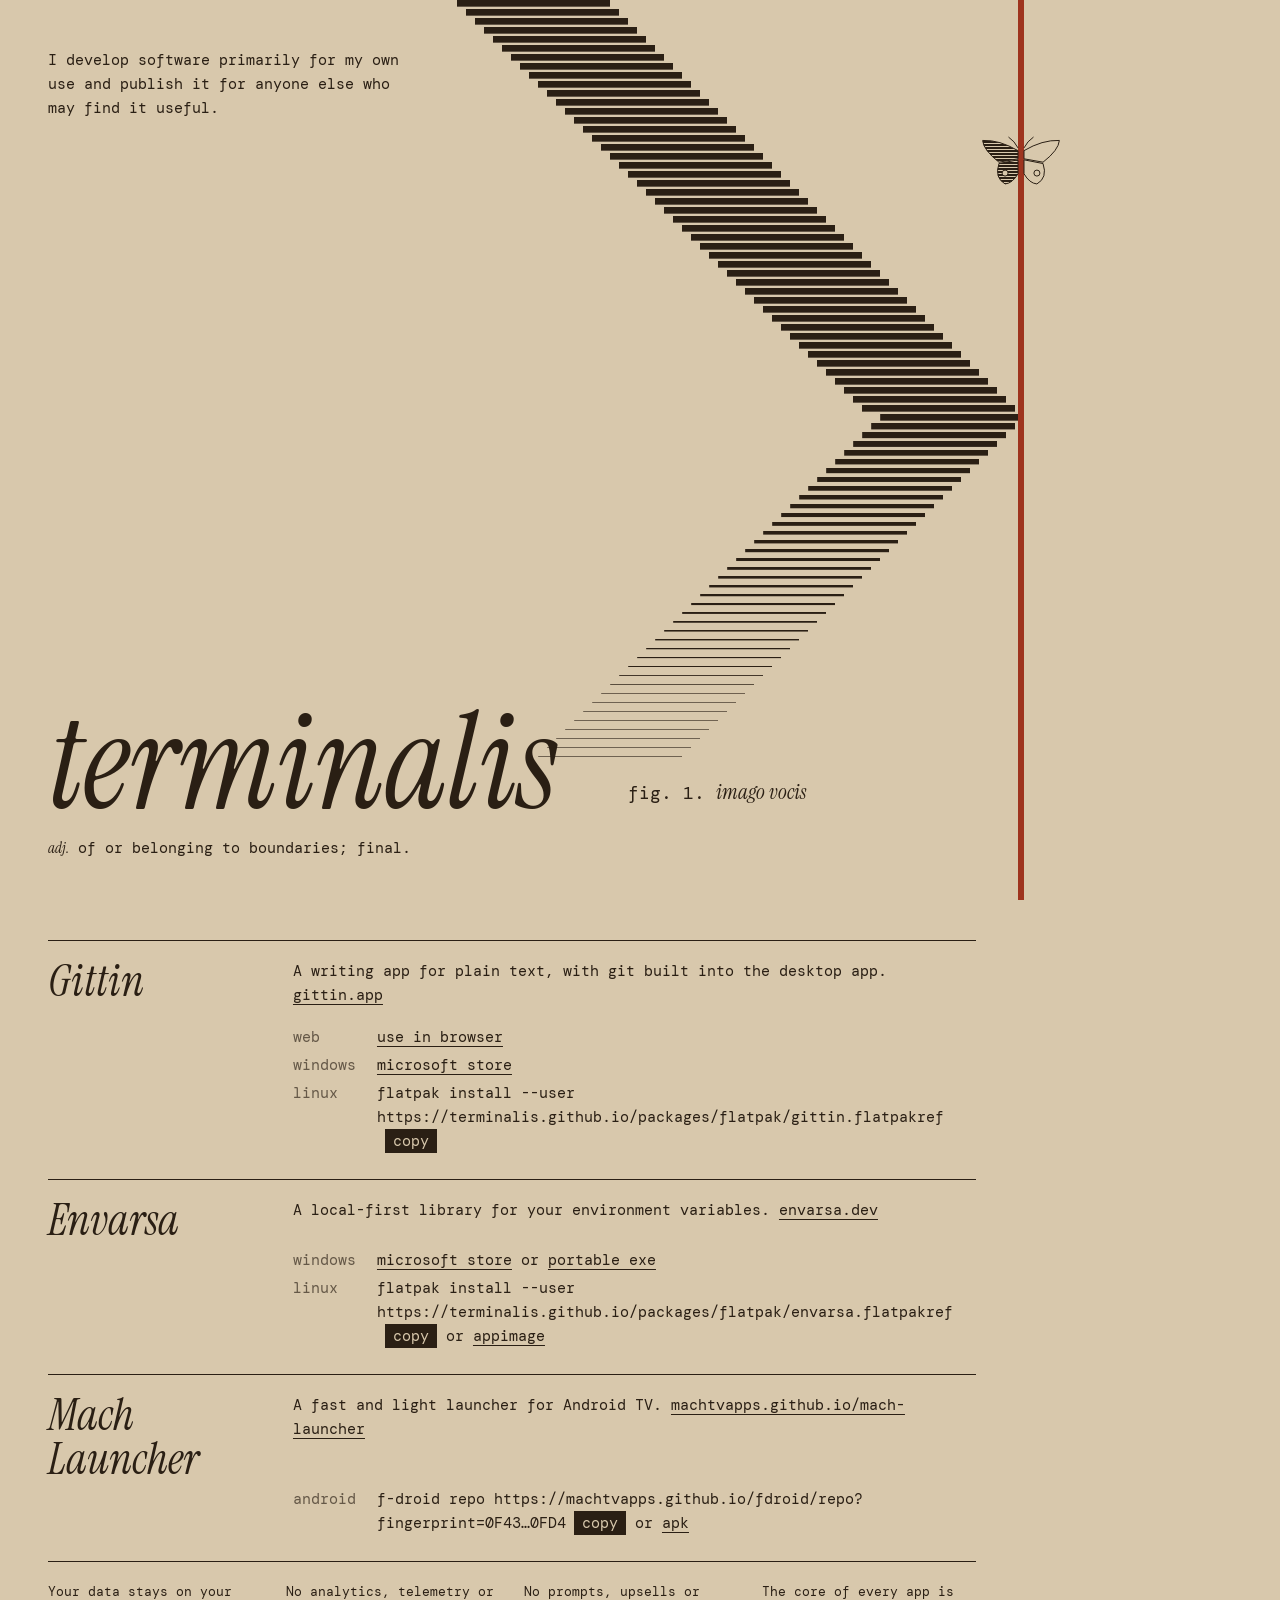
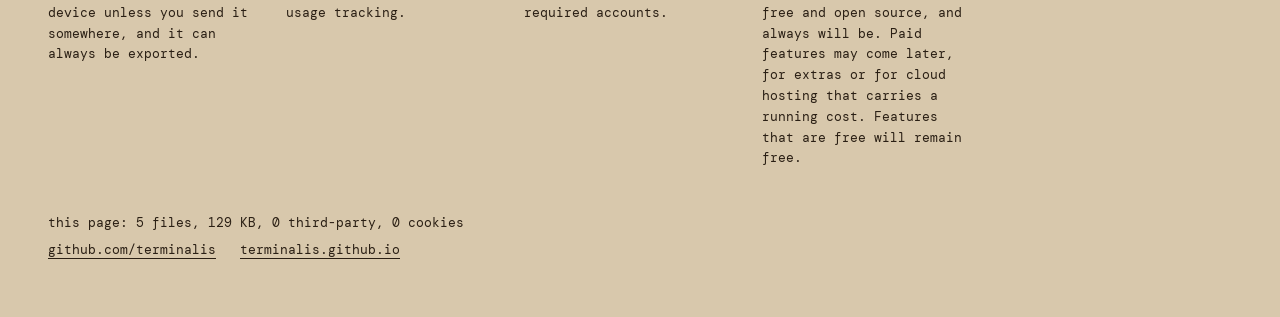
<file: site/index.html>
<!doctype html>
<html lang="en">
<head>
<meta charset="utf-8">
<meta name="viewport" content="width=device-width,initial-scale=1">
<meta http-equiv="Content-Security-Policy" content="default-src 'none'; script-src 'self'; style-src 'self'; font-src 'self'; img-src data:; base-uri 'none'; form-action 'none'">
<title>terminalis</title>
<meta name="description" content="I develop software primarily for my own use and publish it for anyone else who may find it useful.">
<meta name="theme-color" content="#d8c8ac">
<link rel="icon" href="data:image/svg+xml,%3Csvg xmlns='http://www.w3.org/2000/svg' viewBox='0 0 32 32'%3E%3Crect width='32' height='32' fill='%23d8c8ac'/%3E%3Cpath d='M5 3l14 13L5 29' fill='none' stroke='%232a1f14' stroke-width='5'/%3E%3Crect x='23' width='3' height='32' fill='%239e341e'/%3E%3C/svg%3E">
<link rel="preload" href="fonts/InstrumentSerif-Italic.ttf" as="font" type="font/ttf" crossorigin>
<link rel="stylesheet" href="style.css">
<script src="site.js" defer></script>
</head>
<body>
<main>
  <section class="hero">
    <canvas id="mark" role="img" aria-label="A line strikes a wall and returns, thinning until it stops."></canvas>
    <p class="fig">fig. 1. <em>imago vocis</em></p>
    <p class="intro">I develop software primarily for my own use and publish it for anyone else who may find it useful.</p>
    <div class="title">
      <h1>terminalis</h1>
      <p class="gloss"><em>adj.</em> of or belonging to boundaries; final.</p>
    </div>
  </section>

  <section class="legend">
    <article class="row" id="gittin">
      <h2>Gittin</h2>
      <p>A writing app for plain text, with git built into the desktop app. <a href="https://gittin.app">gittin.app</a></p>
      <dl class="ways">
        <dt>web</dt><dd><a href="https://gittin.app/use/">use in browser</a></dd>
        <dt>windows</dt><dd><a href="https://apps.microsoft.com/detail/9NDJ4HR0FF1H">microsoft store</a></dd>
        <dt>linux</dt><dd><code>flatpak install --user https://terminalis.github.io/packages/flatpak/gittin.flatpakref</code><button type="button" hidden data-copy="flatpak install --user https://terminalis.github.io/packages/flatpak/gittin.flatpakref">copy</button></dd>
      </dl>
    </article>
    <article class="row" id="envarsa">
      <h2>Envarsa</h2>
      <p>A local-first library for your environment variables. <a href="https://envarsa.dev">envarsa.dev</a></p>
      <dl class="ways">
        <dt>windows</dt><dd><a href="https://apps.microsoft.com/detail/9NQCBXD2WQ2M">microsoft store</a> or <a href="https://github.com/terminalis/envarsa/releases/latest">portable exe</a></dd>
        <dt>linux</dt><dd><code>flatpak install --user https://terminalis.github.io/packages/flatpak/envarsa.flatpakref</code><button type="button" hidden data-copy="flatpak install --user https://terminalis.github.io/packages/flatpak/envarsa.flatpakref">copy</button> or <a href="https://github.com/terminalis/envarsa/releases/latest">appimage</a></dd>
      </dl>
    </article>
    <article class="row" id="mach-launcher">
      <h2>Mach Launcher</h2>
      <p>A fast and light launcher for Android TV. <a href="https://machtvapps.github.io/mach-launcher/">machtvapps.github.io/mach-launcher</a></p>
      <dl class="ways">
        <dt>android</dt><dd>f-droid repo <code>https://machtvapps.github.io/fdroid/repo?fingerprint=0F43<span>CBEA63524E40AE0AF68603F8E467D034778CC44DACA8F9E886007E57</span>0FD4</code><button type="button" hidden data-copy="https://machtvapps.github.io/fdroid/repo?fingerprint=0F43CBEA63524E40AE0AF68603F8E467D034778CC44DACA8F9E886007E570FD4">copy</button> or <a href="https://github.com/machtvapps/mach-launcher/releases/latest">apk</a></dd>
      </dl>
    </article>
  </section>

  <ul class="notes">
    <li>Your data stays on your device unless you send it somewhere, and it can always be exported.</li>
    <li>No analytics, telemetry or usage tracking.</li>
    <li>No prompts, upsells or required accounts.</li>
    <li>The core of every app is free and open source, and always will be. Paid features may come later, for extras or for cloud hosting that carries a running cost. Features that are free will remain free.</li>
  </ul>

  <footer>
    <span id="weight"></span>
    <a href="https://github.com/terminalis">github.com/terminalis</a>
    <a href="https://terminalis.github.io/">terminalis.github.io</a>
  </footer>
</main>
<div class="line" aria-hidden="true"></div>
<canvas class="moth" id="moth" aria-hidden="true"></canvas>
</body>
</html>
</file>
<file: site/style.css>
@font-face{font-family:"DM Mono";src:url(fonts/DMMono-Regular.ttf);font-display:swap}
@font-face{font-family:"Instrument Serif";src:url(fonts/InstrumentSerif-Italic.ttf);font-style:italic;font-display:swap}
*{box-sizing:border-box}
:root{--paper:#d8c8ac;--ink:#2a1f14;--red:#9e341e;--beyond:clamp(44px,20vw,300px);--pad:48px;color-scheme:light}
html{background:var(--paper);color:var(--ink);font:15px/1.6 "DM Mono",ui-monospace,Consolas,monospace;-webkit-text-size-adjust:100%}
body{margin:0}
a{color:inherit;text-underline-offset:4px;text-decoration-thickness:1px}
a:hover{background:var(--ink);color:var(--paper);text-decoration:none}
:focus-visible{outline:2px solid var(--ink);outline-offset:3px}
em,h1,h2{font-family:"Instrument Serif",Georgia,serif;font-style:italic;font-weight:400}
main{margin-right:var(--beyond)}
.line{position:fixed;top:0;bottom:0;right:var(--beyond);width:6px;background:var(--red)}
.moth{position:fixed;top:15vh;right:calc(var(--beyond) + 3px - var(--mw,0px) / 2);pointer-events:none}
.hero{position:relative;height:100vh;min-height:640px;overflow:hidden}
#mark{position:absolute;inset:0;display:block}
.intro{position:absolute;left:var(--pad);top:var(--pad);max-width:var(--leadw,380px);margin:0}
.title{position:absolute;left:var(--pad);bottom:calc(var(--pad) - 8px)}
h1{font-size:clamp(72px,10.4vw,168px);line-height:.95;margin:0}
.gloss{margin:10px 0 0}
.fig{position:absolute;margin:0;font-size:18px;left:var(--figx,60%);top:var(--figy,88%);white-space:nowrap}
.fig em{font-size:21px}
.legend{padding:40px var(--pad) 0}
.row{display:grid;grid-template-columns:minmax(120px,1.1fr) minmax(0,3.4fr);gap:6px 24px;border-top:1px solid var(--ink);padding:18px 0 26px}
.row h2{font-size:44px;line-height:1;margin:0}
.row p{margin:0 0 12px}
.row .ways{grid-column:2;display:grid;grid-template-columns:72px minmax(0,1fr);gap:4px 12px;margin:0}
.ways dd{margin:0;min-width:0}
.ways dt{opacity:.66}
code{font:inherit;overflow-wrap:anywhere}
code span{font-size:0;white-space:nowrap}
code span::before{content:"\2026";font-size:1rem}
button{font:inherit;color:var(--paper);background:var(--ink);border:0;padding:0 8px;margin-left:8px;cursor:pointer}
.notes{display:grid;grid-template-columns:repeat(4,minmax(0,1fr));gap:24px;border-top:1px solid var(--ink);margin:0 var(--pad);padding:20px 0 0;list-style:none}
.notes li{font-size:13px}
footer{padding:44px var(--pad) 56px;display:flex;flex-wrap:wrap;gap:6px 24px;font-size:13px}
footer span{flex-basis:100%}
@media (max-width:1099px){
  :root{--pad:20px;--beyond:40px}
  .moth{position:absolute;top:32px}
  .hero{height:auto;min-height:0;overflow:visible}
  #mark{position:relative}
  .fig{position:static;margin:10px var(--pad) 0;text-align:right}
  .title,.intro{position:static;margin:20px var(--pad) 0;max-width:none}
  h1{font-size:19vw}
  .row{grid-template-columns:minmax(0,1fr)}
  .row .ways{grid-column:auto;grid-template-columns:minmax(0,1fr)}
  .ways dd{margin-bottom:10px}
  .notes{grid-template-columns:minmax(0,1fr)}
}
</file>
